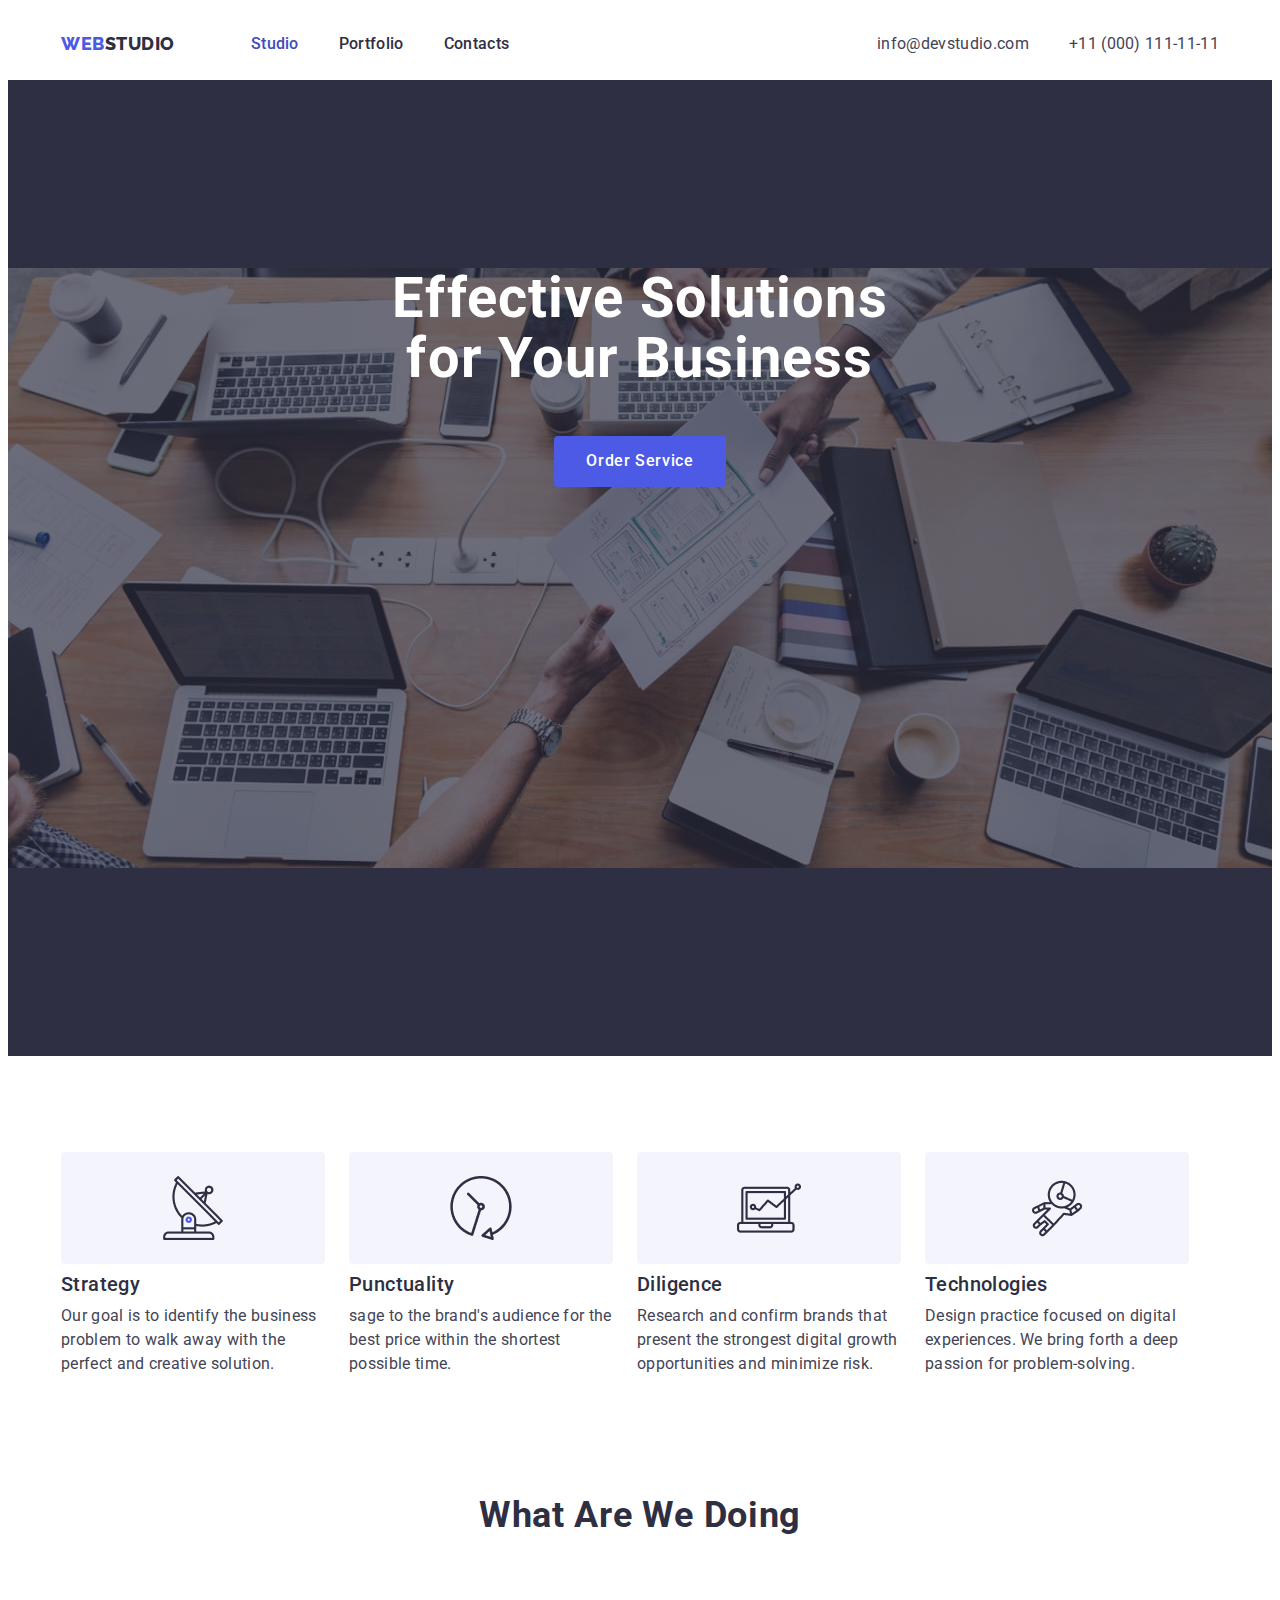
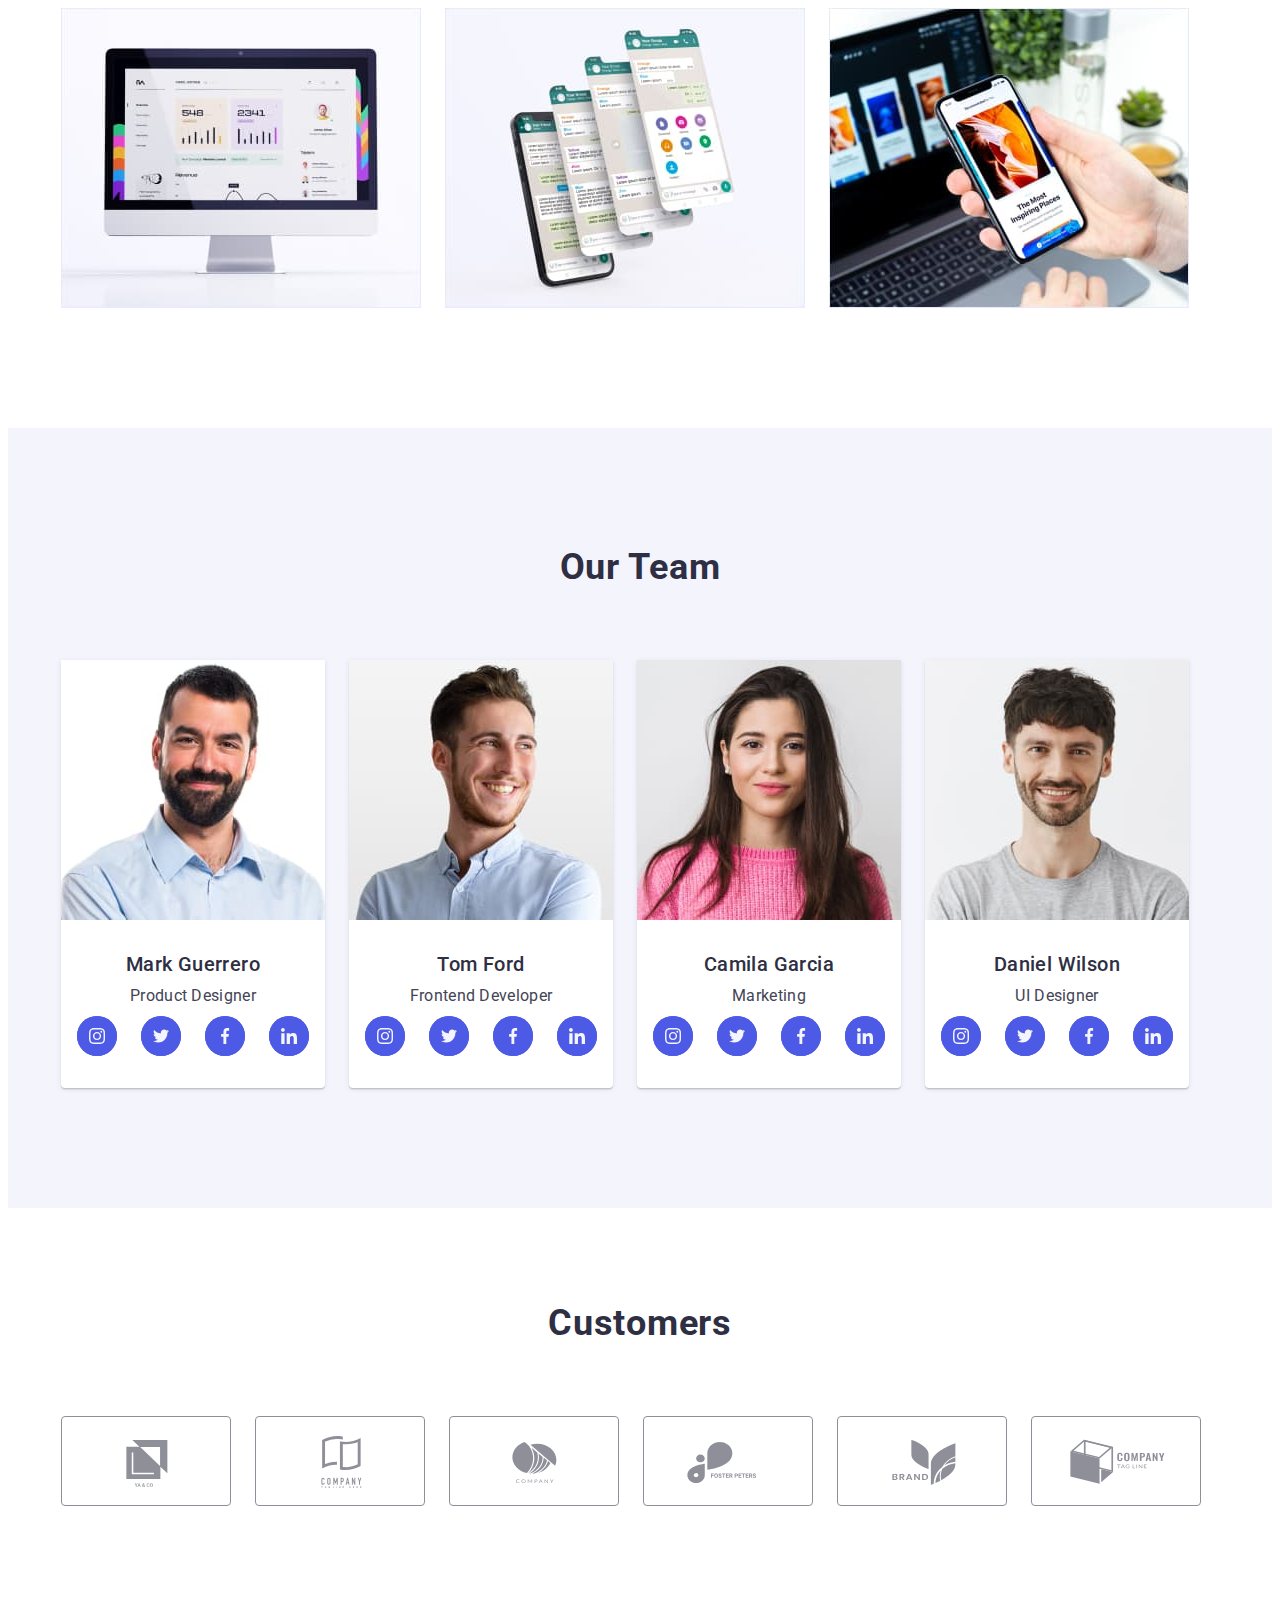
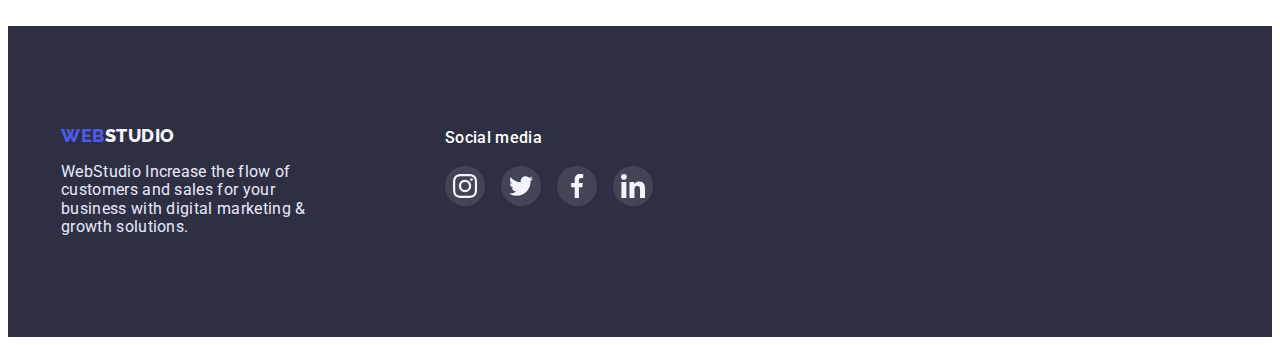
<file: index.html>
<!DOCTYPE html>
<html lang="en">
  <head>
    <meta charset="UTF-8" />
    <meta http-equiv="X-UA-Compatible" content="IE=edge" />
    <meta name="viewport" content="width=device-width, initial-scale=1.0" />
    <title>WebStudio</title>
    <link
      rel="stylesheet"
      href="https://cdnjs.cloudflare.com/ajax/libs/modern-normalize/1.1.0/modern-normalize.min.css"
      integrity="sha512-wpPYUAdjBVSE4KJnH1VR1HeZfpl1ub8YT/NKx4PuQ5NmX2tKuGu6U/JRp5y+Y8XG2tV+wKQpNHVUX03MfMFn9Q=="
      crossorigin="anonymous"
      referrerpolicy="no-referrer"
    />
    <link rel="preconnect" href="https://fonts.googleapis.com" />
    <link rel="preconnect" href="https://fonts.gstatic.com" crossorigin />
    <link
      href="https://fonts.googleapis.com/css2?family=Raleway:wght@800&family=Roboto:wght@400;500;700;900&display=swap"
      rel="stylesheet"
    />
    <link rel="stylesheet" href="./css/styles.css" />
  </head>
  <body>
    <header>
      <div class="container header-first">
        <a class="header-logo" href="./index.html"><span>Web</span>Studio</a>
        <nav class="header-navigation">
          <ul class="header-list">
            <li class="header-altem">
              <a class="nav-link current" href="./index.html">Studio</a>
            </li>
            <li class="header-altem">
              <a class="nav-link" href="./portfolio.html">Portfolio</a>
            </li>
            <li class="header-altem">
              <a class="nav-link" href="./portfolio.html">Contacts</a>
            </li>
          </ul>
        </nav>
        <ul class="header-contact">
          <li class="header-sait">
            <a class="kontact-link" href="">info@devstudio.com</a>
          </li>
          <li class="header-tel">
            <a class="kontact-link-tel" href="tel:+11(000)1111111"
              >+11 (000) 111-11-11</a
            >
          </li>
        </ul>
      </div>
    </header>
    <main>
      <section class="hero">
        <div class="container">
          <h1 class="hero-text">Effective Solutions for Your Business</h1>
          <button class="hero-button">Order Service</button>
        </div>
      </section>
      <section class="section">
        <div class="conteiner">
          <h2 class="visually-hidden">futures</h2>
          <ul class="visually-text">
            <li>
              <h3 class="section-text icon-antena">Strategy</h3>
              <p class="paragraph">
                Our goal is to identify the business problem to walk away with
                the perfect and creative solution.
              </p>
            </li>
            <li>
              <h3 class="section-text icon-vector">Punctuality</h3>
              <p class="paragraph">
                sage to the brand's audience for the best price within the
                shortest possible time.
              </p>
            </li>
            <li>
              <h2 class="section-text icon-vector1">Diligence</h2>
              <p class="paragraph">
                Research and confirm brands that present the strongest digital
                growth opportunities and minimize risk.
              </p>
            </li>
            <li>
              <h3 class="section-text icon-vector3">Technologies</h3>
              <p class="paragraph">
                Design practice focused on digital experiences. We bring forth a
                deep passion for problem-solving.
              </p>
            </li>
          </ul>
        </div>
      </section>
      <section class="section section-w">
        <div class="container">
          <h2 class="section-work">What are we doing</h2>
          <ul class="section-photo">
            <li>
              <img
                src="./imegis/img1.jpg"
                alt="photo"
                width="360"
                height="300"
              />
            </li>
            <li>
              <img
                src="./imegis/img2.jpg"
                alt="photo"
                width="360"
                height="300"
              />
            </li>
            <li>
              <img
                src="./imegis/img3.jpg"
                alt="photo"
                width="360"
                height="300"
              />
            </li>
          </ul>
        </div>
      </section>
      <section class="section-color">
        <div class="conteiner">
          <h2 class="section-team">Our Team</h2>
          <ul class="section-team-photo">
            <li class="section-img">
              <img
                src="./imegis/img4.jpg"
                alt="foto"
                width="264"
                height="260"
              />
              <div class="section-c">
                <h2 class="section-men">Mark Guerrero</h2>
                <p class="section-mentext">Product Designer</p>
                <ul class="section-soc soc">
                  <li class="soc-icon-s">
                    <a href="" class="soc-icon-link-s link">
                      <svg class="soc-icon-click" width="16" height="16">
                        <use
                          href="./imegis/symbol-defs.svg#icon-instagram"
                        ></use>
                      </svg>
                    </a>
                  </li>
                  <li class="soc-icon-s">
                    <a href="" class="soc-icon-link-s link"
                      ><svg class="soc-icon-click" width="16" height="16">
                        <use href="./imegis/symbol-defs.svg#icon-twitter"></use>
                      </svg>
                    </a>
                  </li>
                  <li class="soc-icon-s">
                    <a href="" class="soc-icon-link-s link"
                      ><svg class="soc-icon-click" width="16" height="16">
                        <use
                          href="./imegis/symbol-defs.svg#icon-facebook"
                        ></use>
                      </svg>
                    </a>
                  </li>
                  <li class="soc-icon-s">
                    <a href="" class="soc-icon-link-s link"
                      ><svg class="soc-icon-click" width="16" height="16">
                        <use
                          href="./imegis/symbol-defs.svg#icon-linkedin"
                        ></use>
                      </svg>
                    </a>
                  </li>
                </ul>
              </div>
            </li>
            <li class="section-img">
              <img
                src="./imegis/img5.jpg"
                alt="foto"
                width="264"
                height="260"
              />
              <div class="section-c">
                <h2 class="section-men">Tom Ford</h2>
                <p class="section-mentext">Frontend Developer</p>
                <ul class="section-soc soc">
                  <li class="soc-icon-s">
                    <a href="" class="soc-icon-link-s link">
                      <svg class="soc-icon-click" width="16" height="16">
                        <use
                          href="./imegis/symbol-defs.svg#icon-instagram"
                        ></use>
                      </svg>
                    </a>
                  </li>
                  <li class="soc-icon-s">
                    <a href="" class="soc-icon-link-s link"
                      ><svg class="soc-icon-click" width="16" height="16">
                        <use href="./imegis/symbol-defs.svg#icon-twitter"></use>
                      </svg>
                    </a>
                  </li>
                  <li class="soc-icon-s">
                    <a href="" class="soc-icon-link-s link"
                      ><svg class="soc-icon-click" width="16" height="16">
                        <use
                          href="./imegis/symbol-defs.svg#icon-facebook"
                        ></use>
                      </svg>
                    </a>
                  </li>
                  <li class="soc-icon-s">
                    <a href="" class="soc-icon-link-s link"
                      ><svg class="soc-icon-click" width="16" height="16">
                        <use
                          href="./imegis/symbol-defs.svg#icon-linkedin"
                        ></use>
                      </svg>
                    </a>
                  </li>
                </ul>
              </div>
            </li>
            <li class="section-img">
              <img
                src="./imegis/img6.jpg"
                alt="foto"
                width="264"
                height="260"
              />
              <div class="section-c">
                <h2 class="section-men">Camila Garcia</h2>
                <p class="section-mentext">Marketing</p>
                <ul class="section-soc soc">
                  <li class="soc-icon-s">
                    <a href="" class="soc-icon-link-s link">
                      <svg class="soc-icon-click" width="16" height="16">
                        <use
                          href="./imegis/symbol-defs.svg#icon-instagram"
                        ></use>
                      </svg>
                    </a>
                  </li>
                  <li class="soc-icon-s">
                    <a href="" class="soc-icon-link-s link"
                      ><svg class="soc-icon-click" width="16" height="16">
                        <use href="./imegis/symbol-defs.svg#icon-twitter"></use>
                      </svg>
                    </a>
                  </li>
                  <li class="soc-icon-s">
                    <a href="" class="soc-icon-link-s link"
                      ><svg class="soc-icon-click" width="16" height="16">
                        <use
                          href="./imegis/symbol-defs.svg#icon-facebook"
                        ></use>
                      </svg>
                    </a>
                  </li>
                  <li class="soc-icon-s">
                    <a href="" class="soc-icon-link-s link"
                      ><svg class="soc-icon-click" width="16" height="16">
                        <use
                          href="./imegis/symbol-defs.svg#icon-linkedin"
                        ></use>
                      </svg>
                    </a>
                  </li>
                </ul>
              </div>
            </li>
            <li class="section-img">
              <img
                src="./imegis/img7.jpg"
                alt="foto"
                width="264"
                height="260"
              />
              <div class="section-c">
                <h2 class="section-men">Daniel Wilson</h2>
                <p class="section-mentext">UI Designer</p>
                <ul class="section-soc soc">
                  <li class="soc-icon-s">
                    <a href="" class="soc-icon-link-s link">
                      <svg class="soc-icon-click" width="16" height="16">
                        <use
                          href="./imegis/symbol-defs.svg#icon-instagram"
                        ></use>
                      </svg>
                    </a>
                  </li>
                  <li class="soc-icon-s">
                    <a href="" class="soc-icon-link-s link"
                      ><svg class="soc-icon-click" width="16" height="16">
                        <use href="./imegis/symbol-defs.svg#icon-twitter"></use>
                      </svg>
                    </a>
                  </li>
                  <li class="soc-icon-s">
                    <a href="" class="soc-icon-link-s link"
                      ><svg class="soc-icon-click" width="16" height="16">
                        <use
                          href="./imegis/symbol-defs.svg#icon-facebook"
                        ></use>
                      </svg>
                    </a>
                  </li>
                  <li class="soc-icon-s">
                    <a href="" class="soc-icon-link-s link"
                      ><svg class="soc-icon-click" width="16" height="16">
                        <use
                          href="./imegis/symbol-defs.svg#icon-linkedin"
                        ></use>
                      </svg>
                    </a>
                  </li>
                </ul>
              </div>
            </li>
          </ul>
        </div>
      </section>
      <section class="section">
        <div class="container">
          <h2 class="client-p">Customers</h2>
          <ul class="client-list list">
            <li class="client-item">
              <a href="" class="client-list-link">
                <svg class="client-icon" width="104" height="56">
                  <use href="./imegis/symbol-defs1.svg#icon-Logo1"></use>
                </svg>
              </a>
            </li>
            <li class="client-item">
              <a href="" class="client-list-link">
                <svg class="client-icon" width="104" height="56">
                  <use href="./imegis/symbol-defs1.svg#icon-Logo2"></use>
                </svg>
              </a>
            </li>
            <li class="client-item">
              <a href="" class="client-list-link">
                <svg class="client-icon" width="104" height="56">
                  <use href="./imegis/symbol-defs1.svg#icon-Logo3"></use>
                </svg>
              </a>
            </li>
            <li class="client-item">
              <a href="" class="client-list-link">
                <svg class="client-icon" width="104" height="56">
                  <use href="./imegis/symbol-defs1.svg#icon-Logo4"></use>
                </svg>
              </a>
            </li>
            <li class="client-item">
              <a href="" class="client-list-link">
                <svg class="client-icon" width="104" height="56">
                  <use href="./imegis/symbol-defs1.svg#icon-Logo5"></use>
                </svg>
              </a>
            </li>
            <li class="client-item">
              <a href="" class="client-list-link">
                <svg class="client-icon" width="104" height="56">
                  <use href="./imegis/symbol-defs1.svg#icon-Logo6"></use>
                </svg>
              </a>
            </li>
          </ul>
        </div>
      </section>
    </main>
    <footer>
      <div class="container foter-soc-d">
        <div>
          <a class="foter-link" href="index.html"><span>Web</span>Studio</a>
          <p class="foter-text">
            WebStudio Increase the flow of customers and sales for your business
            with digital marketing & growth solutions.
          </p>
        </div>
        <div>
          <p class="foter-soc-t">Social media</p>
          <ul class="soc-icons-u">
            <li class="soc-icons-f">
              <a href="" class="soc-icon-link-f link">
                <svg class="soc-icon-click" width="24" height="24">
                  <use href="./imegis/symbol-defs.svg#icon-instagram"></use>
                </svg>
              </a>
            </li>
            <li class="soc-icons-f">
              <a href="" class="soc-icon-link-f link"
                ><svg class="soc-icon-click" width="24" height="24">
                  <use href="./imegis/symbol-defs.svg#icon-twitter"></use>
                </svg>
              </a>
            </li>
            <li class="soc-icons-f">
              <a href="" class="soc-icon-link-f link"
                ><svg class="soc-icon-click" width="24" height="24">
                  <use href="./imegis/symbol-defs.svg#icon-facebook"></use>
                </svg>
              </a>
            </li>
            <li class="soc-icons-f">
              <a href="" class="soc-icon-link-f link"
                ><svg class="soc-icon-click" width="24" height="24">
                  <use href="./imegis/symbol-defs.svg#icon-linkedin"></use>
                </svg>
              </a>
            </li>
          </ul>
        </div>
      </div>
    </footer>
  </body>
</html>
</file>
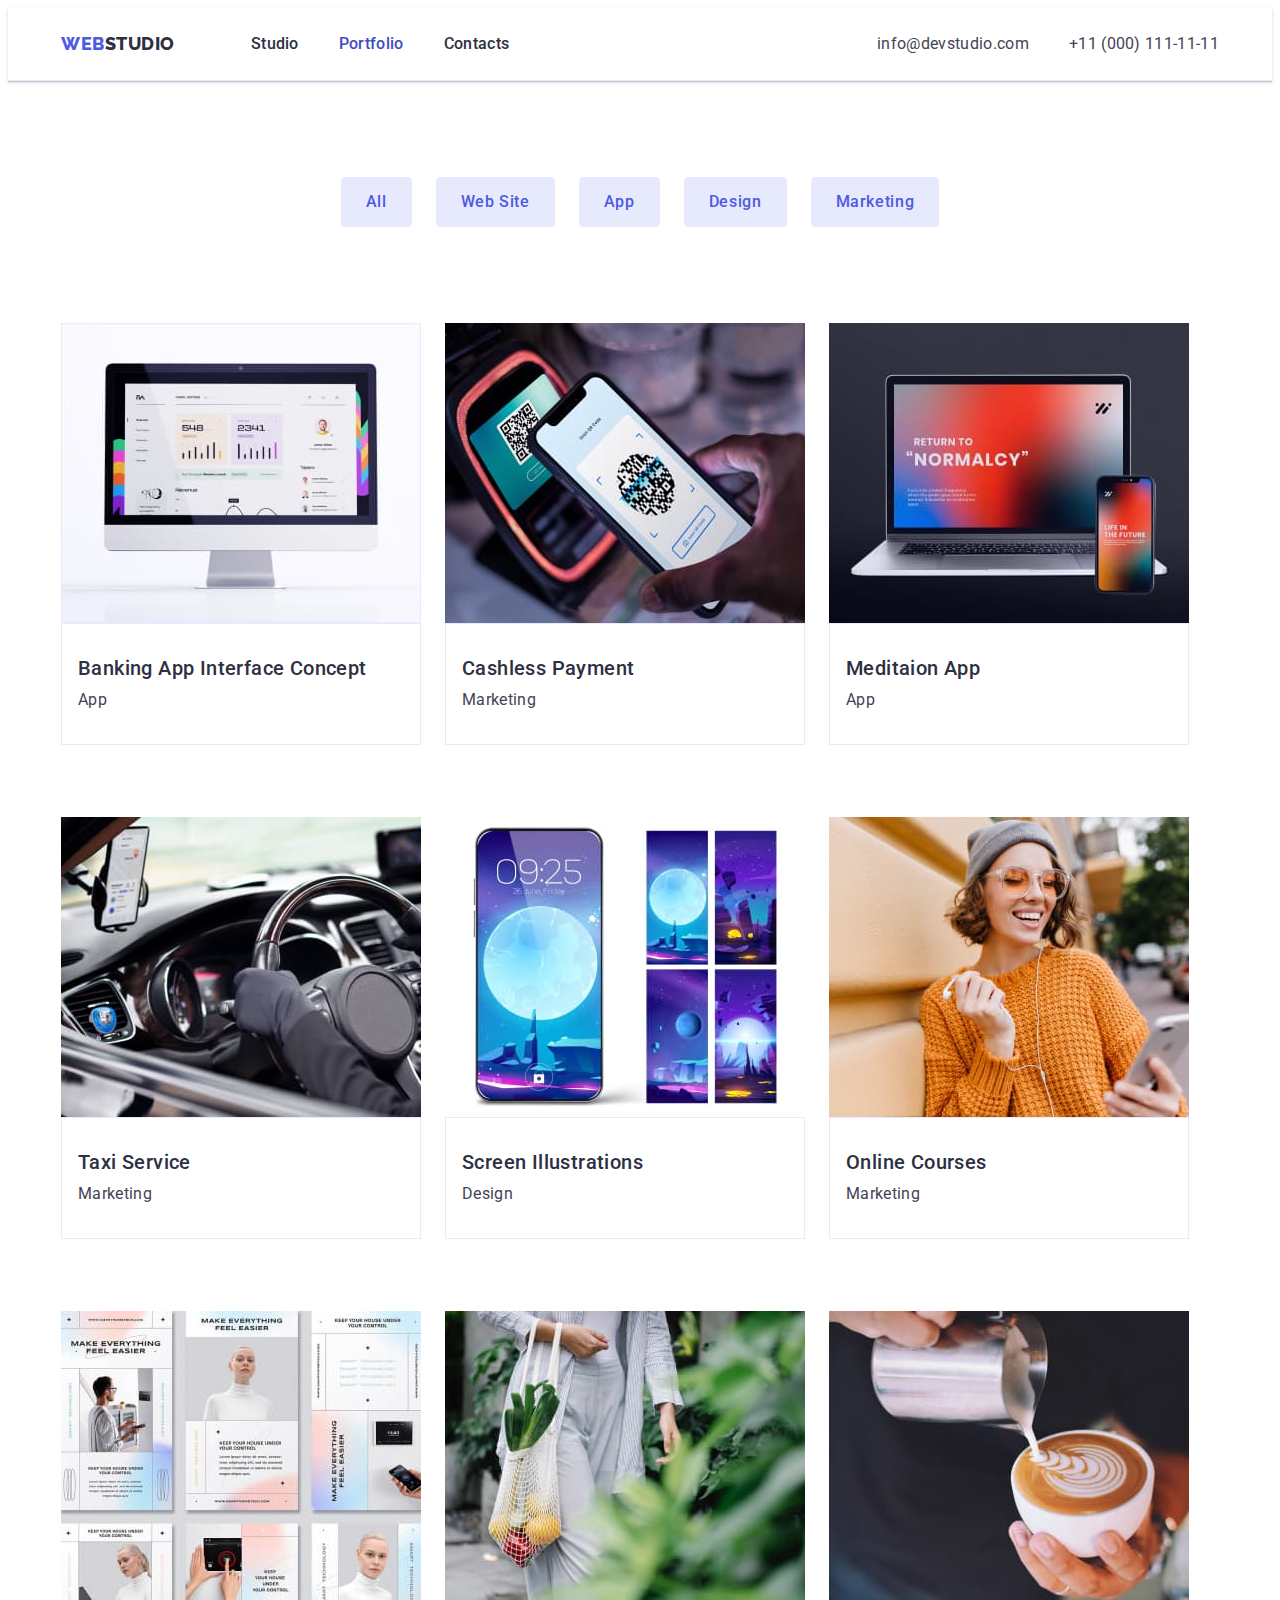
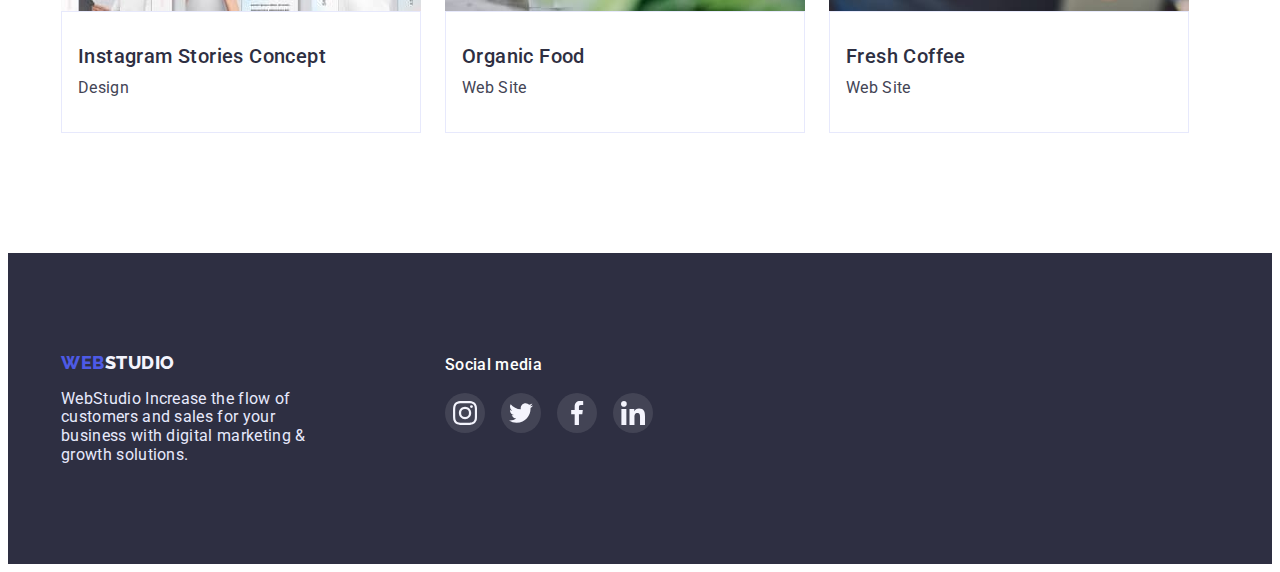
<file: portfolio.html>
<!DOCTYPE html>
<html lang="en">
  <head>
    <meta charset="UTF-8" />
    <meta http-equiv="X-UA-Compatible" content="IE=edge" />
    <meta name="viewport" content="width=device-width, initial-scale=1.0" />
    <title>Document</title>
    <link
      rel="stylesheet"
      href="https://cdnjs.cloudflare.com/ajax/libs/modern-normalize/1.1.0/modern-normalize.min.css"
      integrity="sha512-wpPYUAdjBVSE4KJnH1VR1HeZfpl1ub8YT/NKx4PuQ5NmX2tKuGu6U/JRp5y+Y8XG2tV+wKQpNHVUX03MfMFn9Q=="
      crossorigin="anonymous"
      referrerpolicy="no-referrer"
    />
    <link rel="preconnect" href="https://fonts.googleapis.com" />
    <link rel="preconnect" href="https://fonts.gstatic.com" crossorigin />
    <link
      href="https://fonts.googleapis.com/css2?family=Raleway:wght@800&family=Roboto:wght@400;500;700;900&display=swap"
      rel="stylesheet"
    />
    <link rel="stylesheet" href="./css/styles.css" />
  </head>
  <body class="body">
    <header class="header-m">
      <div class="container header-first">
        <a class="header-logo" href="./index.html"><span>Web</span>Studio</a>
        <nav class="header-navigation">
          <ul class="header-list">
            <li class="header-altem">
              <a class="nav-link" href="./index.html">Studio</a>
            </li>
            <li class="header-altem">
              <a class="nav-link current" href="./portfolio.html">Portfolio</a>
            </li>
            <li class="header-altem">
              <a class="nav-link" href="./portfolio.html">Contacts</a>
            </li>
          </ul>
        </nav>
        <ul class="header-contact">
          <li class="header-sait">
            <a class="kontact-link" href="">info@devstudio.com</a>
          </li>
          <li class="header-tel">
            <a class="kontact-link-tel" href="tel:+11(000)1111111"
              >+11 (000) 111-11-11</a
            >
          </li>
        </ul>
      </div>
    </header>
    <main>
      <section class="visually">
        <div class="container">
          <ul class="hiro">
            <li><button class="hiro-but-p">All</button></li>
            <li><button class="hiro-but-p">Web Site</button></li>
            <li><button class="hiro-but-p">App</button></li>
            <li><button class="hiro-but-p">Design</button></li>
            <li><button class="hiro-but-p">Marketing</button></li>
          </ul>
        </div>
        <div class="container">
          <h2 class="visually-hidden">ol photo</h2>
          <ul class="visually-photo">
            <li class="visually-photo-l">
              <a class="" href=""
                ><img
                  src="./imegis/img1.jpg"
                  alt="photo"
                  width="360"
                  height="300"
                />
                <div class="section-div">
                  <h3 class="sectionh2-p">Banking App Interface Concept</h3>
                  <p class="section-text-p">App</p>
                </div>
              </a>
            </li>
            <li class="visually-photo-l">
              <a href=""
                ><img
                  src="./images1/img2.jpg"
                  alt="photo"
                  width="360"
                  height="300"
                />
                <div class="section-div">
                  <h3 class="sectionh2-p">Cashless Payment</h3>
                  <p class="section-text-p">Marketing</p>
                </div></a
              >
            </li>
            <li class="visually-photo-l">
              <a href=""
                ><img
                  src="./images1/img3.jpg"
                  alt="photo"
                  width="360"
                  height="300"
                />
                <div class="section-div">
                  <h3 class="sectionh2-p">Meditaion App</h3>
                  <p class="section-text-p">App</p>
                </div>
              </a>
            </li>
            <li class="visually-photo-l">
              <a href="">
                <img
                  src="./images1/img4.jpg"
                  alt="photo"
                  width="360"
                  height="300"
                />
                <div class="section-div">
                  <h3 class="sectionh2-p">Taxi Service</h3>
                  <p class="section-text-p">Marketing</p>
                </div>
              </a>
            </li>
            <li class="visually-photo-l">
              <a href="">
                <img
                  src="./images1/img5.jpg"
                  alt="photo"
                  width="360"
                  height="300"
                />
                <div class="section-div">
                  <h3 class="sectionh2-p">Screen Illustrations</h3>
                  <p class="section-text-p">Design</p>
                </div>
              </a>
            </li>
            <li class="visually-photo-l">
              <a href=""
                ><img
                  src="./images1/img6.jpg"
                  alt="photo"
                  width="360"
                  height="300"
                />
                <div class="section-div">
                  <h3 class="sectionh2-p">Online Courses</h3>
                  <p class="section-text-p">Marketing</p>
                </div>
              </a>
            </li>
            <li class="visually-photo-l">
              <a href=""
                ><img
                  src="./images1/img7.jpg"
                  alt="photo"
                  width="360"
                  height="300"
                />
                <div class="section-div">
                  <h3 class="sectionh2-p">Instagram Stories Concept</h3>
                  <p class="section-text-p">Design</p>
                </div>
              </a>
            </li>
            <li class="visually-photo-l">
              <a href=""
                ><img
                  src="./images1/img8.jpg"
                  alt="photo"
                  width="360"
                  height="300"
                />
                <div class="section-div">
                  <h3 class="sectionh2-p">Organic Food</h3>
                  <p class="section-text-p">Web Site</p>
                </div>
              </a>
            </li>
            <li class="visually-photo-l">
              <a href="">
                <img
                  src="./images1/img9.jpg "
                  alt="photo"
                  width="360"
                  height="300"
                />
                <div class="section-div">
                  <h3 class="sectionh2-p">Fresh Coffee</h3>
                  <p class="section-text-p">Web Site</p>
                </div>
              </a>
            </li>
          </ul>
        </div>
      </section>
    </main>
    <footer>
      <div class="container foter-soc-d">
        <div>
          <a class="foter-link" href="index.html"><span>Web</span>Studio</a>
          <p class="foter-text">
            WebStudio Increase the flow of customers and sales for your business
            with digital marketing & growth solutions.
          </p>
        </div>
        <div>
          <p class="foter-soc-t">Social media</p>
          <ul class="soc-icons-u">
            <li class="soc-icons-f">
              <a href="" class="soc-icon-link-f link">
                <svg class="soc-icon-click" width="24" height="24">
                  <use href="./imegis/symbol-defs.svg#icon-instagram"></use>
                </svg>
              </a>
            </li>
            <li class="soc-icons-f">
              <a href="" class="soc-icon-link-f link"
                ><svg class="soc-icon-click" width="24" height="24">
                  <use href="./imegis/symbol-defs.svg#icon-twitter"></use>
                </svg>
              </a>
            </li>
            <li class="soc-icons-f">
              <a href="" class="soc-icon-link-f link"
                ><svg class="soc-icon-click" width="24" height="24">
                  <use href="./imegis/symbol-defs.svg#icon-facebook"></use>
                </svg>
              </a>
            </li>
            <li class="soc-icons-f">
              <a href="" class="soc-icon-link-f link"
                ><svg class="soc-icon-click" width="24" height="24">
                  <use href="./imegis/symbol-defs.svg#icon-linkedin"></use>
                </svg>
              </a>
            </li>
          </ul>
        </div>
      </div>
    </footer>
  </body>
</html>
</file>
<file: css/styles.css>
ul {
  list-style: none;
}
.text-nav {
  text-decoration: none;
}
:root {
  --Primary-brand: #4d5ae5;
  --Pressed-state: #404bbf;
  --Dark: #2e2f42;
  --Success: #31d0aa;
  --Text: #ffffff;
  --Subtle-text: #8e8f99;
  --Accent: #e7e9fc;
  --Light: #f4f4fd;
  --button-active: #404bbf;
  --whait-text-color: #ffffff;

  --main-font: Roboto, sans-serif;
  --secondary-font: Raleway, sans-serif;
}

body {
  background-color: var(--whait-text-color);
  color: #2e2f42;
  font-family: var(--main-font);
  font-size: 16px;
  letter-spacing: 0.02em;
}

h1,
h2,
h3,
h4,
h5,
h6,
p {
  margin: 0;
}

img {
  display: block;
  max-width: 100%;
  height: auto;
}

button {
  display: block;
  cursor: pointer;
  border: none;
  border-radius: 4px;
}

ul,
li {
  list-style: none;
  padding-left: 0px;
  margin: 0px;
}

a {
  text-decoration: none;
  color: inherit;
}

.section {
  padding-top: 120px;
  padding-bottom: 120px;
}

.container {
  width: 1158px;
  padding: 0 15px;
  margin: 0 auto;
}
.header-m {
  border-bottom: 1px solid #e7e9fc;
  box-shadow: 0px 2px 1px rgba(46, 47, 66, 0.08),
    0px 1px 1px rgba(46, 47, 66, 0.16), 0px 1px 6px rgba(46, 47, 66, 0.08);
}
.header-first {
  display: flex;
  justify-content: first baseline;
  align-items: center;
}
.header-logo {
  font-family: "Raleway";
  font-weight: 800;
  font-size: 18px;
  line-height: 1.33;
  display: flex;
  align-items: center;
  letter-spacing: 0.03em;
  text-transform: uppercase;
  color: #2e2f42;
  text-decoration: none;
}
.header-logo span {
  color: #4d5ae5;
}
.conteiner {
  width: 1158px;
  padding: 0 15px;
  margin: 0 auto;
}
.header-navigation {
  display: flex;
  margin-left: 76px;
}
.header-list {
  display: flex;
  gap: 40px;
}
.nav-link {
  font-family: "Roboto";
  font-style: normal;
  font-weight: 500;
  font-size: 16px;
  line-height: 1.5;
  letter-spacing: 0.02em;
  color: var(--Dark);
  text-decoration: none;
  padding: 24px 0;
  display: block;
}

.current {
  color: var(--Pressed-state);
}

.nav-link:hover {
  color: #404bbf;
}

.header-contact {
  display: flex;
  margin-left: auto;
}

ul {
  list-style: none;
  margin: 0;
  padding: 0;
}

.kontact-link {
  margin-right: 40px;
  font-family: "Roboto";
  font-style: normal;
  font-weight: 400;
  font-size: 16px;
  line-height: 1.5;
  letter-spacing: 0.02em;
  color: #434455;
}

.kontact-link:hover {
  color: #404bbf;
}

.header-tel {
  font-family: "Roboto";
  font-style: normal;
  font-weight: 400;
  font-size: 16px;
  line-height: 24px;
  letter-spacing: 0.02em;
  color: #434455;
}

.kontact-link-tel {
  font-family: "Roboto";
  font-weight: 400;
  font-size: 16px;
  line-height: 24px;
  letter-spacing: 0.02em;
  color: #434455;
  text-decoration: none;
}

.kontact-link-tel:hover {
  color: #404bbf;
}

.hero {
  background-color: #2e2f42;
  padding: 188px 0;
  background-image: linear-gradient(
      rgba(46, 47, 66, 0.7),
      rgba(46, 47, 66, 0.7)
    ),
    url(../imegis/people-office.jpg);
  background-repeat: no-repeat;
  background-position: center;
  max-width: 1440px;
  height: 600px;
  margin: 0 auto;
}

.hero-text {
  font-family: "Roboto";
  font-style: normal;
  font-weight: 700;
  font-size: 56px;
  line-height: 60px;
  text-align: center;
  letter-spacing: 0.02em;
  color: #ffffff;
  max-width: 496px;
  margin: 0 auto;
  text-align: center;
}

.hero-button {
  background-color: #4d5ae5;
  font-family: Roboto;
  font-weight: 500;
  font-size: 16px;
  line-height: 1.18;
  display: flex;
  letter-spacing: 0.04em;
  cursor: pointer;
  color: #ffffff;
  padding: 16px 32px;
  border-radius: 4px;
  margin: 0 auto;
  margin-top: 48px;
}

.hero-button:hover {
  background-color: #404bbf;
}

.hiro {
  display: flex;
  gap: 24px;
justify-content: center;
margin-top: 96px;
}
.hiro-but-p {
  font-family: "Roboto";
  font-style: normal;
  font-weight: 500;
  font-size: 16px;
  line-height: 1.5;
  letter-spacing: 0.04em;
  color: #4d5ae5;
  background: #e7e9fc;
  border: 1px solid #e7e9fc;
  border-radius: 4px;
  padding: 12px 24px;
  text-align: center;
}

.hiro-but-p:hover, .hiro-but-p:focus {
  background-color: #404bbf;
  border-color: transparent;
  color: #ffffff;
  box-shadow: 0px 3px 1px rgba(0, 0, 0, 0.1), 0px 2px 1px rgba(0, 0, 0, 0.08),
  0px 2px 2px rgba(0, 0, 0, 0.12);
}

.section {
  padding-top: 96px;
  padding-bottom: 120px;
}

.section-w {
  padding-top: 0;
}

.visually-text {
  display: flex;
  gap: 24px;
}

.section-text {
  font-family: "Roboto";
  font-style: normal;
  font-weight: 500;
  font-size: 20px;
  line-height: 1.2;
  letter-spacing: 0.02em;
  color: #2e2f42;
  margin-bottom: 8px;
}

.icon-antena::before {
  display: block;
  content: "";
  height: 112px;
  background-color: #f4f4fd;
  border-radius: 4px;
  background-image: url(../imegis/antenna\ 1.png);
  background-repeat: no-repeat;
  background-position: center;
  margin-bottom: 8px;
}

.icon-vector::before {
  display: block;
  content: "";
  height: 112px;
  background-color: #f4f4fd;
  border-radius: 4px;
  background-image: url(../imegis/Vector1.png);
  background-repeat: no-repeat;
  background-position: center;
  margin-bottom: 8px;
}

.icon-vector1::before {
  display: block;
  content: " ";
  height: 112px;
  background-color: #f4f4fd;
  border-radius: 4px;
  background-image: url(../imegis/Vector2.png);
  background-repeat: no-repeat;
  background-position: center;
  margin-bottom: 8px;
}

.icon-vector3::before {
  display: block;
  content: " ";
  height: 112px;
  background-color: #f4f4fd;
  border-radius: 4px;
  background-image: url(../imegis/Vector3.png);
  background-repeat: no-repeat;
  background-position: center;
  margin-bottom: 8px;
}

.paragraph {
  font-family: "Roboto";
  font-weight: 400;
  font-size: 16px;
  line-height: 1.5;
  letter-spacing: 0.02em;
  color: #434455;
  text-decoration: none;
  max-width: 264px;
}

.section-work {
  font-family: "Roboto";
  font-style: normal;
  font-weight: 700;
  font-size: 36px;
  line-height: 1.11;
  text-align: center;
  letter-spacing: 0.02em;
  text-transform: capitalize;
  color: #2e2f42;
}
.section-photo {
  display: flex;
  gap: 24px;
  margin-top: 72px;
}

.section-color {
  background: #f4f4fd;
  padding: 120px 0;
}
.section-team {
  font-family: "Roboto";
  font-weight: 700;
  font-size: 36px;
  line-height: 1.11;
  text-align: center;
  letter-spacing: 0.02em;
  text-transform: capitalize;
  color: #2e2f42;
}
.section-team-photo {
  display: flex;
  gap: 24px;
  margin-top: 72px;
}
.section-men {
  font-family: "Roboto";
  font-weight: 500;
  font-size: 20px;
  line-height: 1.2;
  text-align: center;
  letter-spacing: 0.02em;
  color: #2e2f42;
}

.section-c {
  padding: 32px 0;
}
.section-img {
  background: #ffffff;
  box-shadow: 0px 1px 6px rgba(46, 47, 66, 0.08),
    0px 1px 1px rgba(46, 47, 66, 0.16), 0px 2px 1px rgba(46, 47, 66, 0.08);
  border-radius: 0px 0px 4px 4px;
}

.section-mentext {
  font-family: "Roboto";
  font-weight: 400;
  font-size: 16px;
  line-height: 1.5;
  text-align: center;
  letter-spacing: 0.02em;
  color: #434455;
  margin-top: 8px;
  margin-bottom: 8px;
}

.section-soc {
  display: flex;
  justify-content: center;
  gap: 24px;
}

.soc-icon-s {
  border-radius: 50%;
}

.soc-icon-s {
  width: 40px;
  height: 40px;
}

.soc-icon-s {
  background-color: #4d5ae5;
}

.soc-icon-s :hover {
  background-color: #404bbf;
}

.soc-icon-link-s {
  width: 100%;
  height: 100%;
  background-color: #4d5ae5;
  border-radius: 50%;
  display: flex;
  align-items: center;
  justify-content: center;
}

.soc-icon-link-s :hover {
  background-color: #404bbf;
}

.visually-hidden {
  position: absolute;
  width: 1px;
  height: 1px;
  margin: -1px;
  border: 0;
  padding: 0;

  white-space: nowrap;
  clip-path: inset(100%);
  clip: rect(0 0 0 0);
  overflow: hidden;
}

.visually-photo {
  display: flex;
  flex-wrap: wrap;
  gap:48px 24px;
  padding-top: 72px;
  padding-bottom: 120px;
}

.visually-photo-l {
  padding-top: 24px;
}

.visually-photo-l:hover, .visually-photo-l:focus {
  box-shadow: 0px 1px 6px rgba(46, 47, 66, 0.08);
}

.sectionh2-p {
  font-family: "Roboto";
  font-style: normal;
  font-weight: 500;
  font-size: 20px;
  line-height: 1.2;
  letter-spacing: 0.02em;
  color: #2e2f42;
}
.section-div {
  padding: 32px 16px ;
  border: 1px solid #E7E9FC; 
}
.section-text-p {
  font-family: "Roboto";
  font-style: normal;
  font-weight: 400;
  font-size: 16px;
  line-height: 1.5;
  letter-spacing: 0.02em;
  color: #434455;
  margin-top: 8px;
}


.client-p {
  font-family: "Roboto";
  font-style: normal;
  font-weight: 700;
  font-size: 36px;
  line-height: 1.11;
  /* identical to box height, or 111% */

  text-align: center;
  letter-spacing: 0.02em;
  text-transform: capitalize;
  margin-bottom: 72px;
}



.client-list {
  display: flex;
  gap: 24px;
}


.client-icon {
  fill: currentColor;
}  
.client-icon :hover {
  fill: #404bbf;
}

.client-list-link:hover, .client-list-link:focus {
  color: #404bbf;
}

.client-list-link {
  display: flex;
  width: 168px;
  height: 88px;
  border: 1px solid currentColor;
  border-radius: 4px;
  align-items: center;
  justify-content: center;
  color: #8e8f99;
}

footer {
  background-color: #2e2f42;
  padding: 100px 0;
  margin: 0;
}

.foter-soc-d {
  display: flex;
  gap: 120px;
}

.foter-link {
  font-family: "Raleway";
  font-style: normal;
  font-weight: 800;
  font-size: 18px;
  line-height: 1.16;
  letter-spacing: 0.03em;
  text-transform: uppercase;
  color: #f4f4fd;
  text-decoration: none;
}
.foter-link span {
  color: #4d5ae5;
}
.foter-text {
  font-family: "Roboto";
  font-style: normal;
  font-weight: 400;
  font-size: 16px;
  line-height: 1.16;
  letter-spacing: 0.02em;
  color: #e7e9fc;
  max-width: 264px;
  margin-top: 16px;
}

.soc-icons-u {
  display: flex;
  gap: 16px;
  margin-top: 16px;
}

.soc-icon-link-f {
  background: rgba(255, 255, 255, 0.1);
  width: 40px;
  height: 40px;
  border-radius: 50%;
  display: flex;
  align-items: center;
  justify-content: center;
}

.foter-soc-t {
  font-family: "Roboto";
  font-style: normal;
  font-weight: 500;
  font-size: 16px;
  line-height: 1.5;
  letter-spacing: 0.02em;

  color: #ffffff;
}
.soc-icons-f :hover {
  background-color: #31d0aa;
}
</file>
